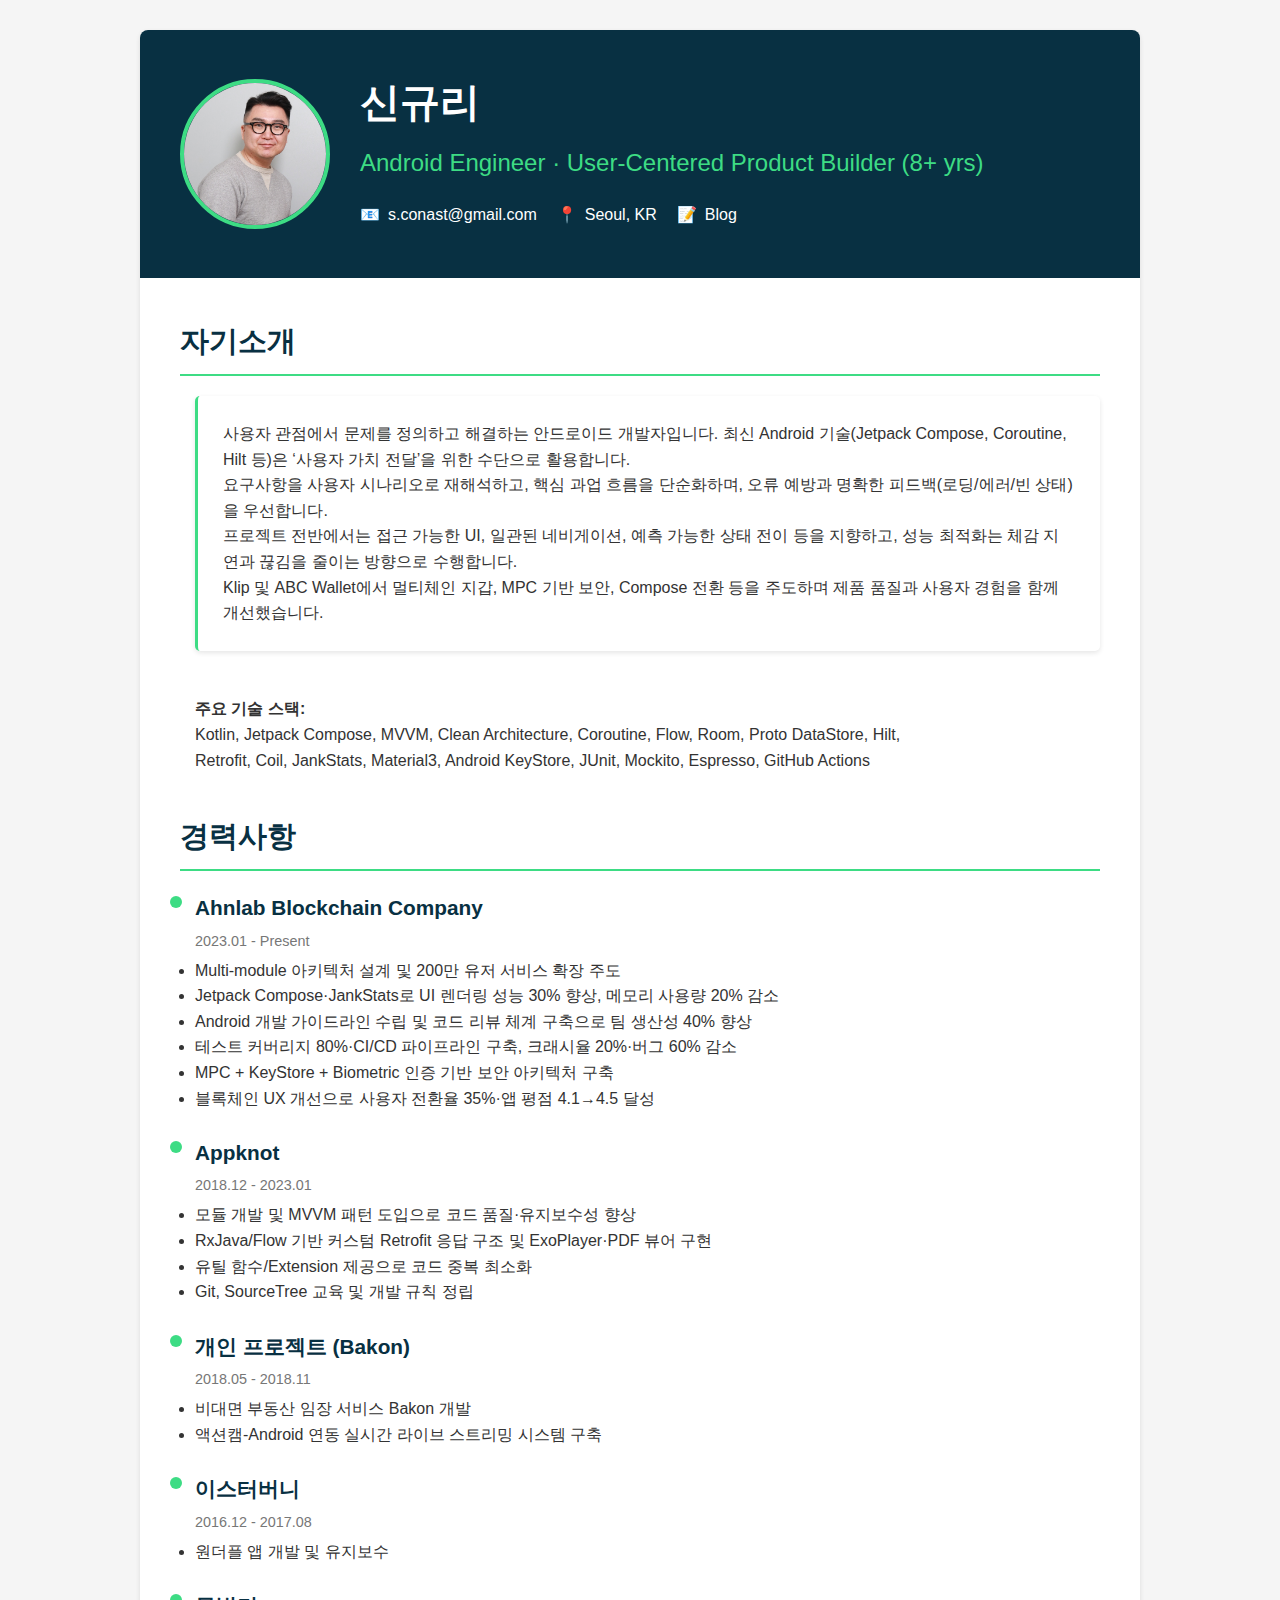
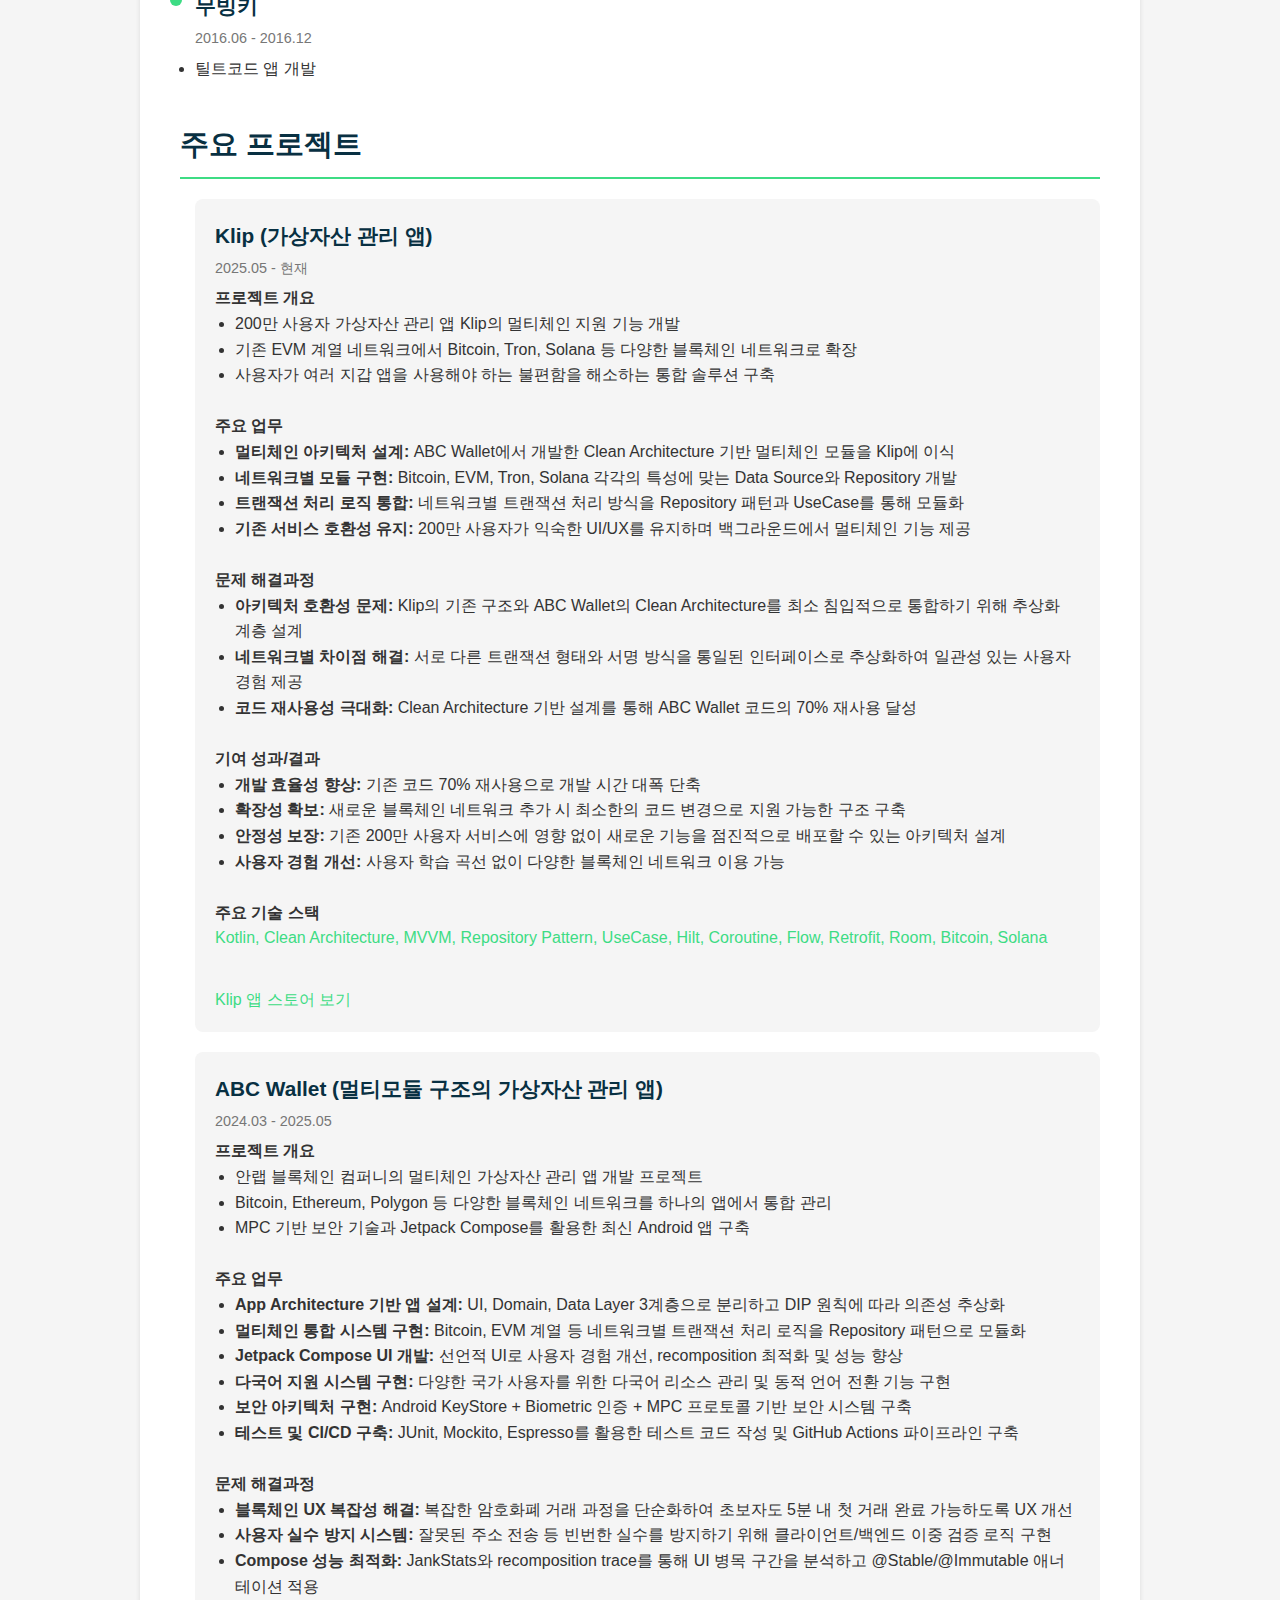
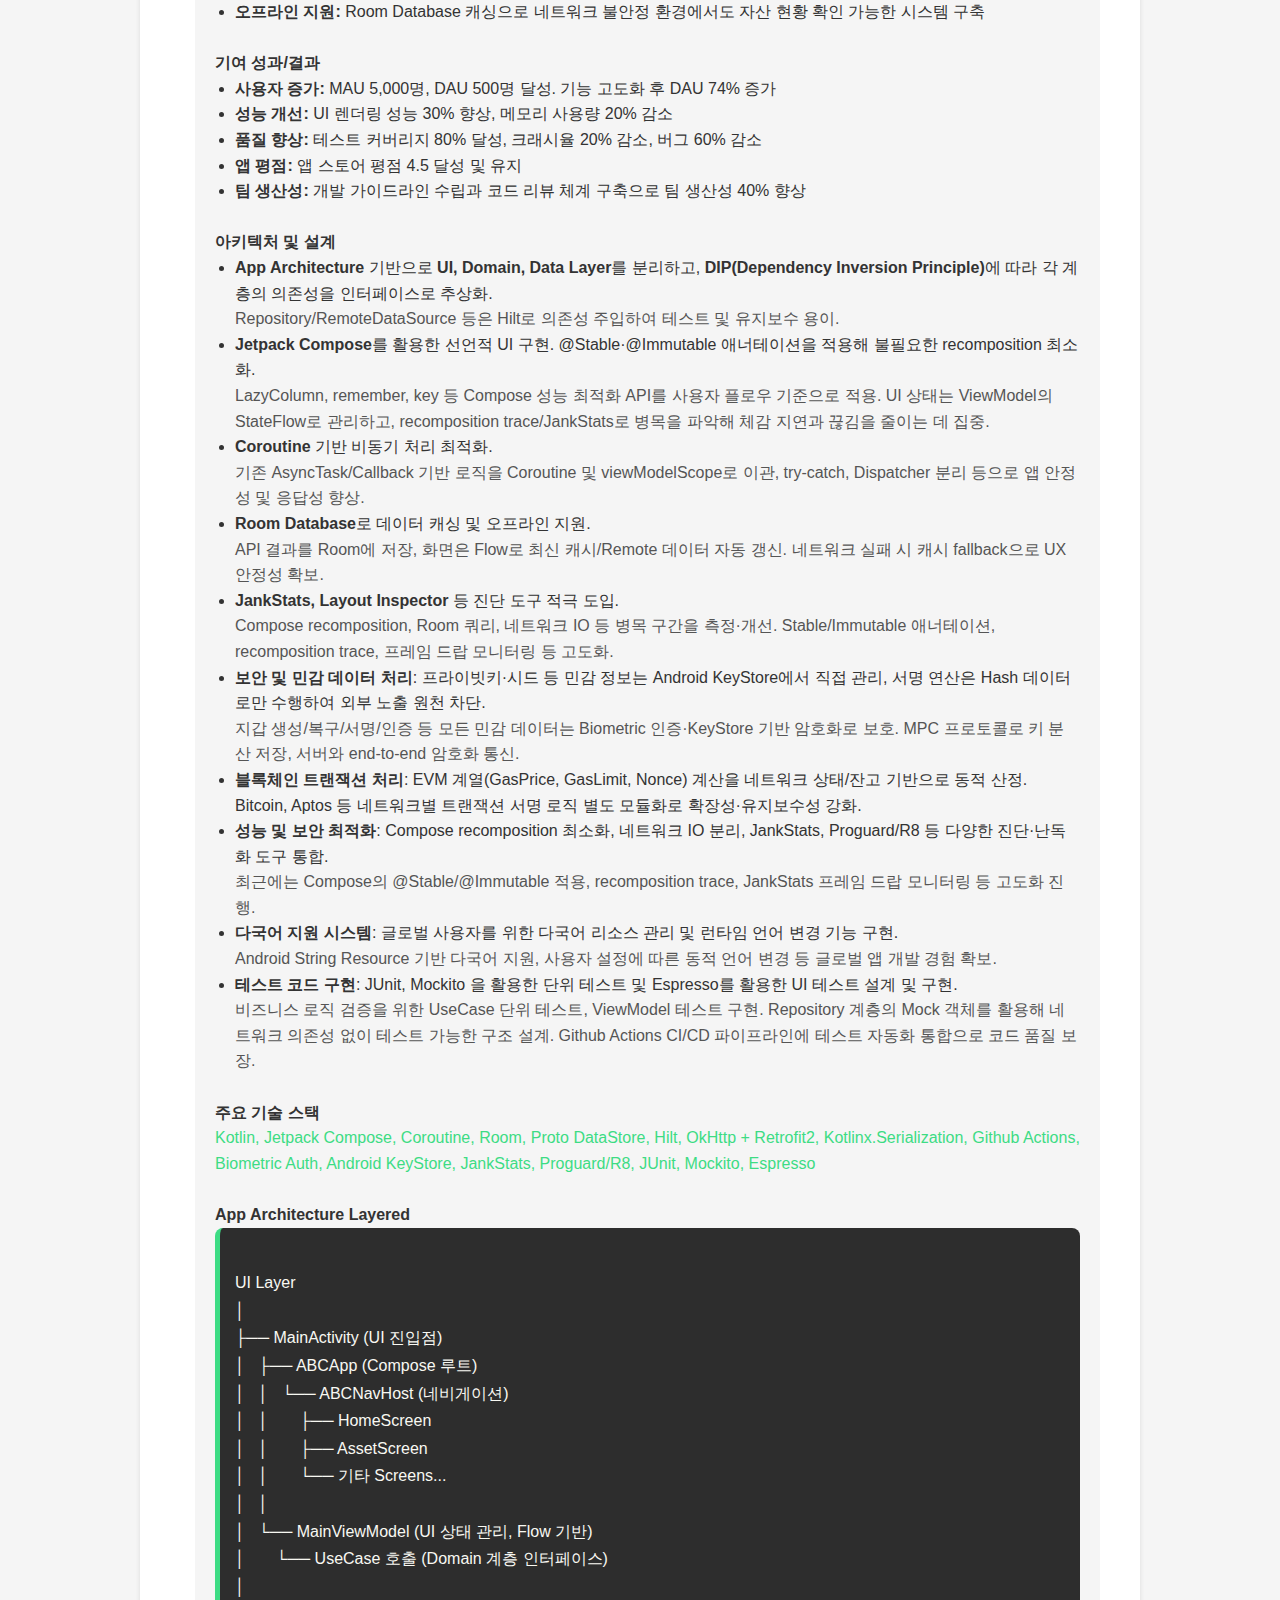
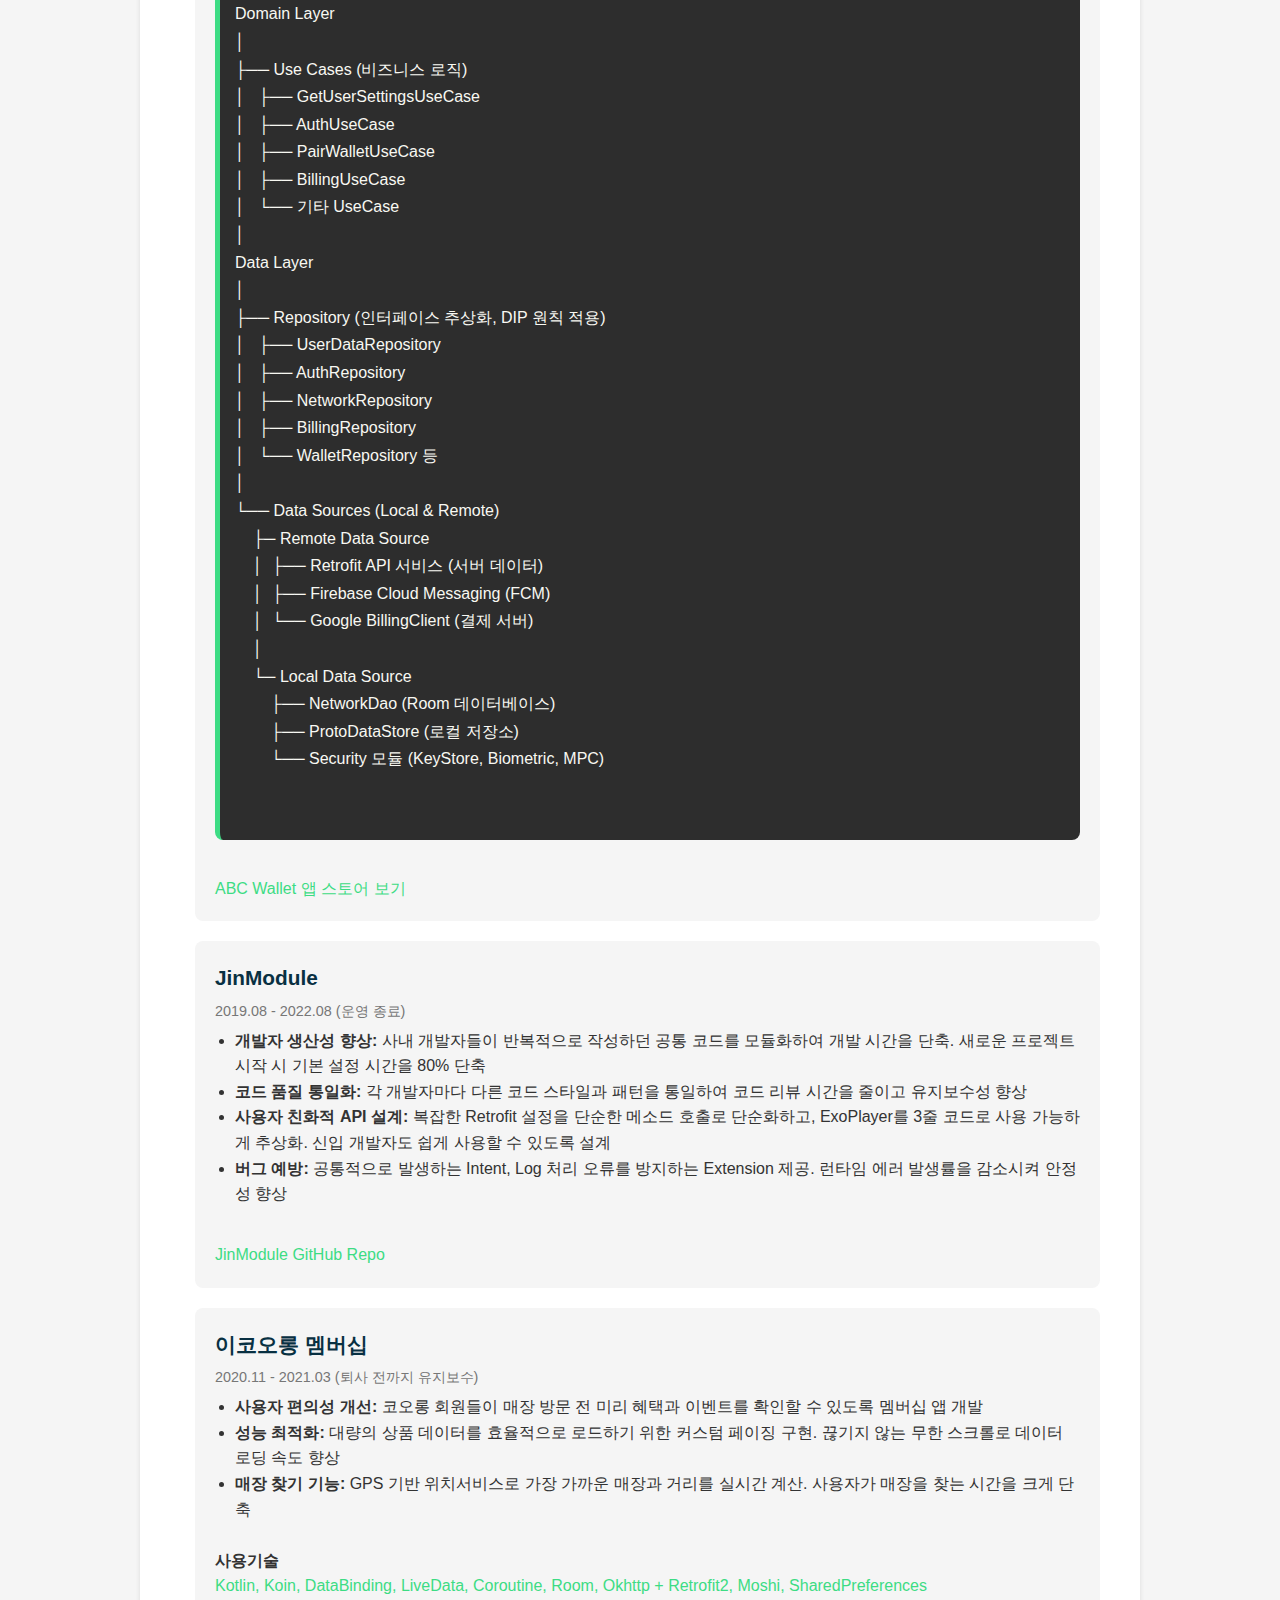
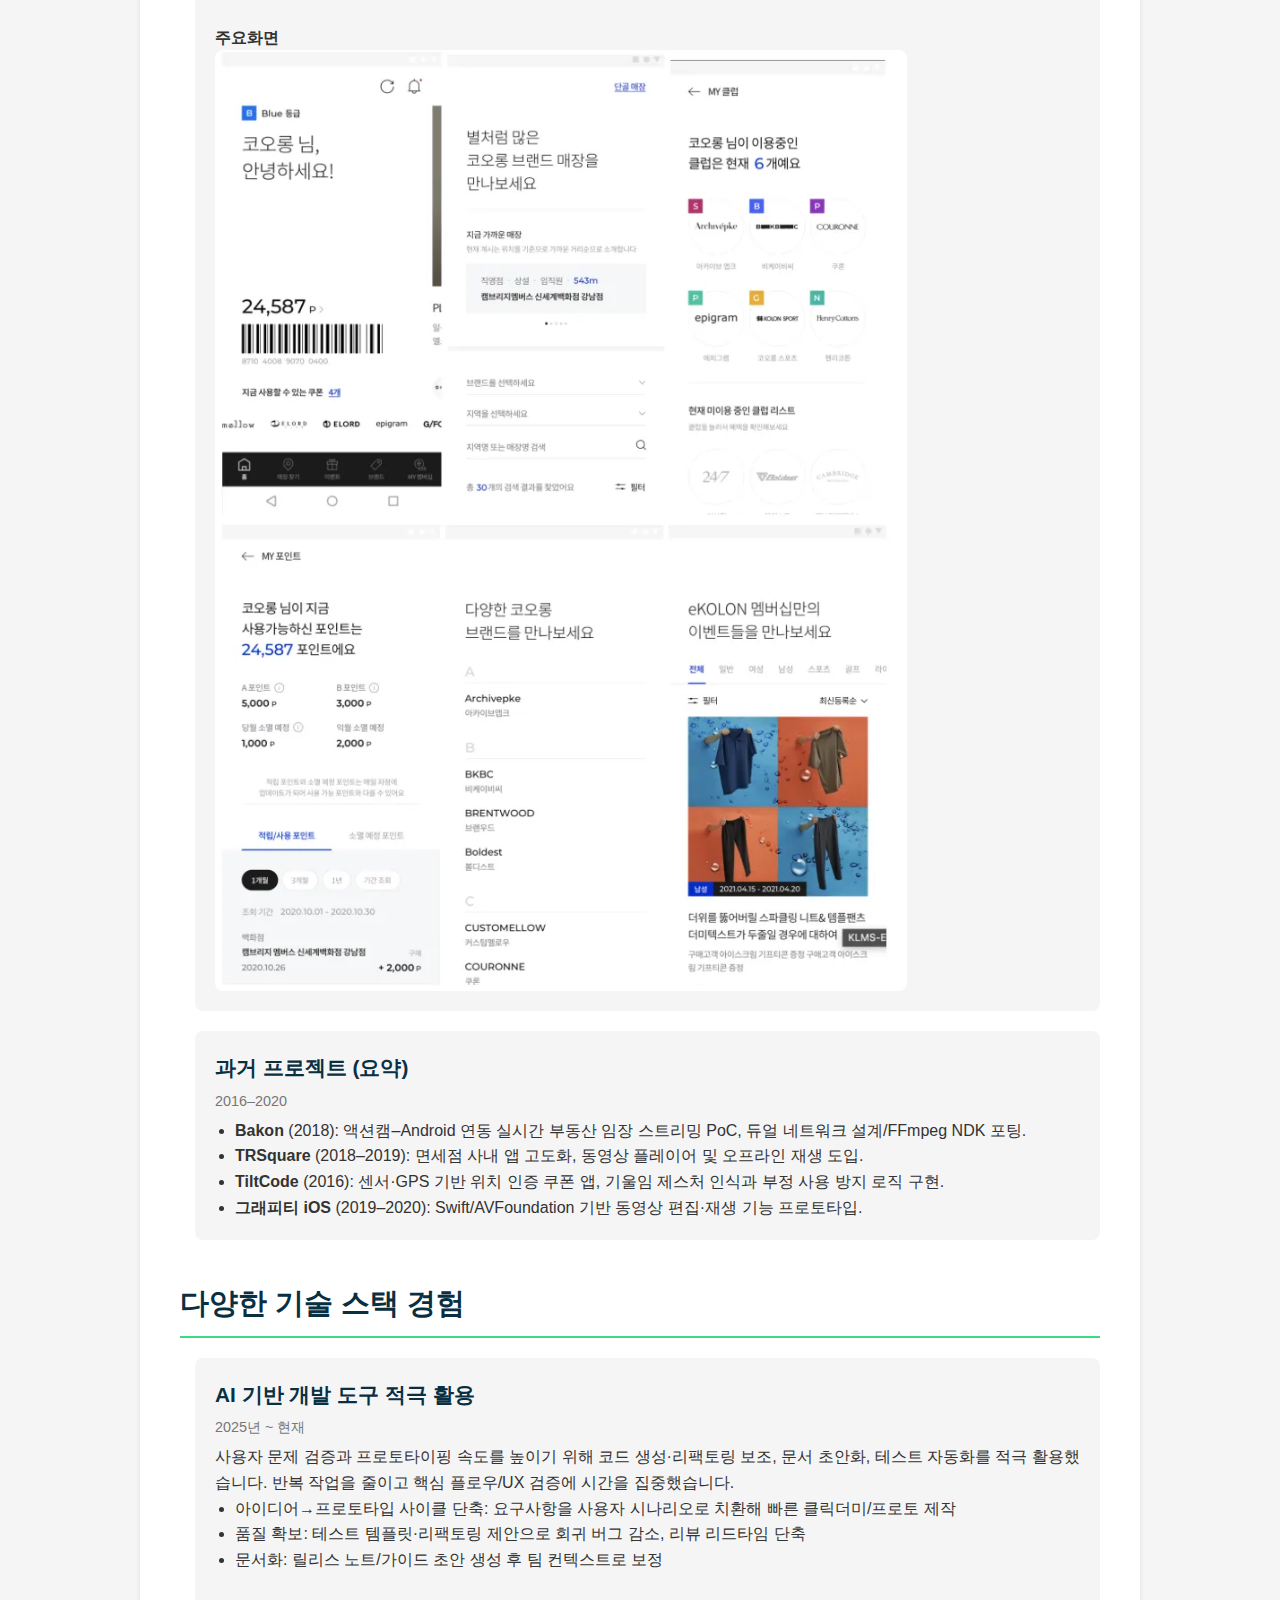
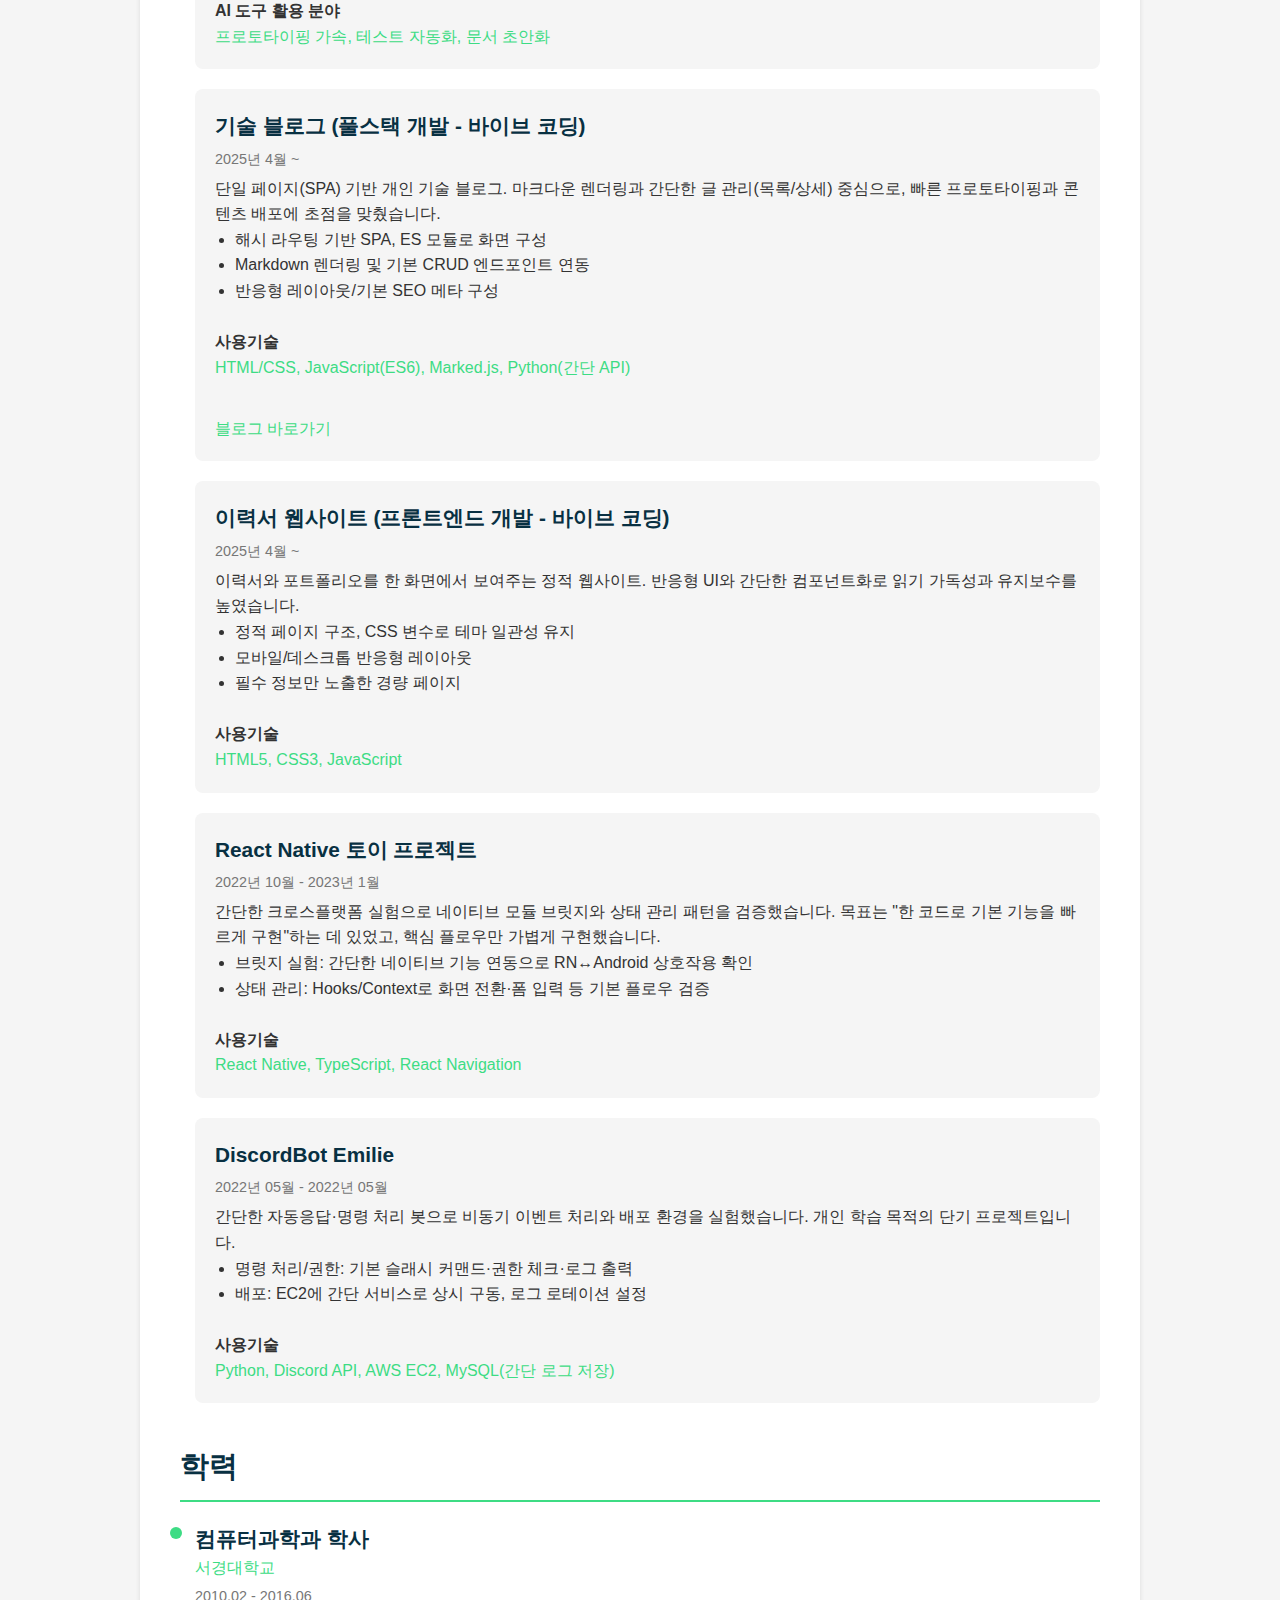
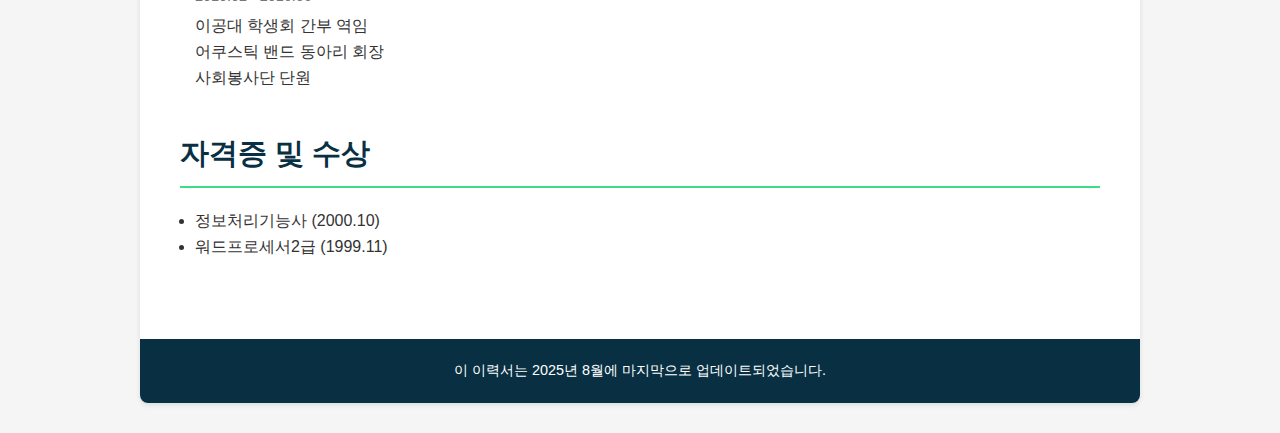
<file: resume.html>
<!DOCTYPE html>
<html lang="ko">
<head>
    <meta charset="UTF-8">
    <meta name="viewport" content="width=device-width, initial-scale=1.0">
    <title>안드로이드 개발자 신규리 이력서</title>
    <style>
        :root {
            --primary-color: #3DDC84; /* 안드로이드 녹색 */
            --secondary-color: #083042;
            --light-gray: #f5f5f5;
            --dark-gray: #333;
            --box-shadow: 0 2px 5px rgba(0, 0, 0, 0.1);
        }

        * {
            margin: 0;
            padding: 0;
            box-sizing: border-box;
            font-family: 'Roboto', 'Noto Sans KR', sans-serif;
        }

        body {
            background-color: var(--light-gray);
            color: var(--dark-gray);
            line-height: 1.6;
        }

        .container {
            max-width: 1000px;
            margin: 30px auto;
            background-color: white;
            border-radius: 8px;
            box-shadow: var(--box-shadow);
            overflow: hidden;
        }

        header {
            background-color: var(--secondary-color);
            color: white;
            padding: 40px;
            position: relative;
        }

        .header-content {
            display: flex;
            align-items: center;
            justify-content: space-between;
        }

        .profile-img {
            width: 150px;
            height: 150px;
            border-radius: 50%;
            border: 4px solid var(--primary-color);
            object-fit: cover;
        }

        .name-title {
            flex-grow: 1;
            padding-left: 30px;
        }

        h1 {
            font-size: 2.5em;
            margin-bottom: 10px;
        }

        .title {
            font-size: 1.5em;
            color: var(--primary-color);
        }

        .contact-info {
            margin-top: 20px;
            display: flex;
            flex-wrap: wrap;
        }

        .contact-item {
            display: flex;
            align-items: center;
            margin-right: 20px;
            margin-bottom: 10px;
        }

        .contact-icon {
            margin-right: 8px;
            color: var(--primary-color);
        }

        main {
            padding: 40px;
        }

        section {
            margin-bottom: 40px;
        }

        h2 {
            color: var(--secondary-color);
            border-bottom: 2px solid var(--primary-color);
            padding-bottom: 10px;
            margin-bottom: 20px;
            font-size: 1.8em;
        }

        .section-content {
            padding-left: 15px;
        }

        .about-me {
            background-color: white;
            box-shadow: var(--box-shadow);
            padding: 25px;
            border-radius: 5px;
            border-left: 3px solid var(--primary-color);
            margin-bottom: 20px;
        }

        .experience-item, .education-item, .project-item {
            margin-bottom: 25px;
            position: relative;
        }

        .sub-list {
            padding-left: 20px;
        }

        .timeline-dot {
            position: absolute;
            left: -25px;
            top: 5px;
            width: 12px;
            height: 12px;
            background-color: var(--primary-color);
            border-radius: 50%;
        }

        .job-title, .degree, .project-name {
            font-size: 1.3em;
            font-weight: bold;
            color: var(--secondary-color);
        }

        .company, .school, .project-tech {
            font-weight: 500;
            color: var(--primary-color);
        }

        .date {
            color: #777;
            font-size: 0.9em;
            margin: 5px 0;
        }

        .skills-container {
            display: flex;
            flex-wrap: wrap;
            gap: 15px;
        }

        .skill-category {
            flex: 1;
            min-width: 200px;
        }

        .skill-category h3 {
            color: var(--secondary-color);
            margin-bottom: 10px;
        }

        .skill-item {
            background-color: var(--light-gray);
            padding: 8px 15px;
            border-radius: 20px;
            margin: 5px;
            display: inline-block;
            font-size: 0.9em;
        }

        .skill-highlight {
            background-color: rgba(61, 220, 132, 0.2);
            border: 1px solid var(--primary-color);
        }

        .project-item {
            background-color: var(--light-gray);
            padding: 20px;
            border-radius: 8px;
            margin-bottom: 20px;
        }

        .project-links {
            margin-top: 10px;
        }

        .project-link {
            display: inline-block;
            margin-right: 15px;
            color: var(--primary-color);
            text-decoration: none;
            font-weight: 500;
        }

        .project-link:hover {
            text-decoration: underline;
        }

        .code-block {
            background-color: #2d2d2d; /* 어두운 배경 */
            color: #f8f8f2; /* 밝은 글자 색상 */
            padding: 15px;
            border-radius: 8px;
            border-left: 5px solid var(--primary-color);
            font-family: 'Fira Code', 'Courier New', monospace;
            white-space: pre-wrap;
            overflow-x: auto;
        }

        footer {
            background-color: var(--secondary-color);
            color: white;
            text-align: center;
            padding: 20px;
            font-size: 0.9em;
        }

        @media (max-width: 768px) {
            .header-content {
                flex-direction: column;
                text-align: center;
            }

            .name-title {
                padding: 20px 0 0 0;
            }

            .contact-info {
                justify-content: center;
            }
        }

        img {
            max-width: 100%;
            height: auto;
            display: block;
            margin: 0;
        }

        .project-item img {
            max-width: 80%;
            height: auto;
            border-radius: 8px;
            margin: 0;
        }
    </style>
</head>
<body>
<div class="container">
    <header>
        <div class="header-content">
            <img src="/asset/IMG_0032.JPG" alt="프로필 사진" class="profile-img">
            <div class="name-title">
                <h1>신규리</h1>
                <div class="title">Android Engineer · User-Centered Product Builder (8+ yrs)</div>
                <div class="contact-info">
                    <div class="contact-item">
                        <span class="contact-icon">📧</span>
                        <span>s.conast@gmail.com</span>
                    </div>
                    <div class="contact-item">
                        <span class="contact-icon">📍</span>
                        <span>Seoul, KR</span>
                    </div>
                    <div class="contact-item">
                        <span class="contact-icon">📝</span>
                        <a href="/blog/index.html" style="color: white; text-decoration: none;">Blog</a>
                    </div>
                </div>
            </div>
        </div>
    </header>

    <main>
        <section>
            <h2>자기소개</h2>
            <div class="section-content">
                <p class="about-me">
사용자 관점에서 문제를 정의하고 해결하는 안드로이드 개발자입니다. 최신 Android 기술(Jetpack Compose, Coroutine, Hilt 등)은 ‘사용자 가치 전달’을 위한 수단으로 활용합니다.<br>
요구사항을 사용자 시나리오로 재해석하고, 핵심 과업 흐름을 단순화하며, 오류 예방과 명확한 피드백(로딩/에러/빈 상태)을 우선합니다.<br>
프로젝트 전반에서는 접근 가능한 UI, 일관된 네비게이션, 예측 가능한 상태 전이 등을 지향하고, 성능 최적화는 체감 지연과 끊김을 줄이는 방향으로 수행합니다.<br>
Klip 및 ABC Wallet에서 멀티체인 지갑, MPC 기반 보안, Compose 전환 등을 주도하며 제품 품질과 사용자 경험을 함께 개선했습니다.
                </p>
                <br>
                <p><strong>주요 기술 스택:</strong><br>
                Kotlin, Jetpack Compose, MVVM, Clean Architecture, Coroutine, Flow, Room, Proto DataStore, Hilt,<br>
                Retrofit, Coil, JankStats, Material3, Android KeyStore, JUnit, Mockito, Espresso, GitHub Actions
                </p>
            </div>
        </section>

        <section>
            <h2>경력사항</h2>
            <div class="section-content">
                <div class="experience-item">
                    <div class="timeline-dot"></div>
                    <div class="job-title">Ahnlab Blockchain Company</div>
                    <div class="date">2023.01 - Present</div>
                    <ul>
                        <li>Multi-module 아키텍처 설계 및 200만 유저 서비스 확장 주도</li>
                        <li>Jetpack Compose·JankStats로 UI 렌더링 성능 30% 향상, 메모리 사용량 20% 감소</li>
                        <li>Android 개발 가이드라인 수립 및 코드 리뷰 체계 구축으로 팀 생산성 40% 향상</li>
                        <li>테스트 커버리지 80%·CI/CD 파이프라인 구축, 크래시율 20%·버그 60% 감소</li>
                        <li>MPC + KeyStore + Biometric 인증 기반 보안 아키텍처 구축</li>
                        <li>블록체인 UX 개선으로 사용자 전환율 35%·앱 평점 4.1→4.5 달성</li>
                    </ul>
                </div>

                <div class="experience-item">
                    <div class="timeline-dot"></div>
                    <div class="job-title">Appknot</div>
                    <div class="date">2018.12 - 2023.01</div>
                    <ul>
                        <li>모듈 개발 및 MVVM 패턴 도입으로 코드 품질·유지보수성 향상</li>
                        <li>RxJava/Flow 기반 커스텀 Retrofit 응답 구조 및 ExoPlayer·PDF 뷰어 구현</li>
                        <li>유틸 함수/Extension 제공으로 코드 중복 최소화</li>
                        <li>Git, SourceTree 교육 및 개발 규칙 정립</li>
                    </ul>
                </div>

                <div class="experience-item">
                    <div class="timeline-dot"></div>
                    <div class="job-title">개인 프로젝트 (Bakon)</div>
                    <div class="date">2018.05 - 2018.11</div>
                    <ul>
                        <li>비대면 부동산 임장 서비스 Bakon 개발</li>
                        <li>액션캠-Android 연동 실시간 라이브 스트리밍 시스템 구축</li>
                    </ul>
                </div>

                <div class="experience-item">
                    <div class="timeline-dot"></div>
                    <div class="job-title">이스터버니</div>
                    <div class="date">2016.12 - 2017.08</div>
                    <ul>
                        <li>원더플 앱 개발 및 유지보수</li>
                    </ul>
                </div>
                <div class="experience-item">
                    <div class="timeline-dot"></div>
                    <div class="job-title">무빙키</div>
                    <div class="date">2016.06 - 2016.12</div>
                    <ul>
                        <li>틸트코드 앱 개발</li>
                    </ul>
                </div>
            </div>
        </section>

        <section>
            <h2>주요 프로젝트</h2>
            <div class="section-content">
                <div class="project-item">
                    <div class="project-name">Klip (가상자산 관리 앱)</div>
                    <div class="date">2025.05 - 현재</div>

                    <h4><strong>프로젝트 개요</strong></h4>
                    <ul class="sub-list">
                        <li>200만 사용자 가상자산 관리 앱 Klip의 멀티체인 지원 기능 개발</li>
                        <li>기존 EVM 계열 네트워크에서 Bitcoin, Tron, Solana 등 다양한 블록체인 네트워크로 확장</li>
                        <li>사용자가 여러 지갑 앱을 사용해야 하는 불편함을 해소하는 통합 솔루션 구축</li>
                    </ul>
                    <br>
                    <h4><strong>주요 업무</strong></h4>
                    <ul class="sub-list">
                        <li><strong>멀티체인 아키텍처 설계:</strong> ABC Wallet에서 개발한 Clean Architecture 기반 멀티체인 모듈을 Klip에 이식</li>
                        <li><strong>네트워크별 모듈 구현:</strong> Bitcoin, EVM, Tron, Solana 각각의 특성에 맞는 Data Source와 Repository 개발</li>
                        <li><strong>트랜잭션 처리 로직 통합:</strong> 네트워크별 트랜잭션 처리 방식을 Repository 패턴과 UseCase를 통해 모듈화</li>
                        <li><strong>기존 서비스 호환성 유지:</strong> 200만 사용자가 익숙한 UI/UX를 유지하며 백그라운드에서 멀티체인 기능 제공</li>
                    </ul>
                    <br>
                    <h4><strong>문제 해결과정</strong></h4>
                    <ul class="sub-list">
                        <li><strong>아키텍처 호환성 문제:</strong> Klip의 기존 구조와 ABC Wallet의 Clean Architecture를 최소 침입적으로 통합하기 위해 추상화 계층 설계</li>
                        <li><strong>네트워크별 차이점 해결:</strong> 서로 다른 트랜잭션 형태와 서명 방식을 통일된 인터페이스로 추상화하여 일관성 있는 사용자 경험 제공</li>
                        <li><strong>코드 재사용성 극대화:</strong> Clean Architecture 기반 설계를 통해 ABC Wallet 코드의 70% 재사용 달성</li>
                    </ul>
                    <br>
                    <h4><strong>기여 성과/결과</strong></h4>
                    <ul class="sub-list">
                        <li><strong>개발 효율성 향상:</strong> 기존 코드 70% 재사용으로 개발 시간 대폭 단축</li>
                        <li><strong>확장성 확보:</strong> 새로운 블록체인 네트워크 추가 시 최소한의 코드 변경으로 지원 가능한 구조 구축</li>
                        <li><strong>안정성 보장:</strong> 기존 200만 사용자 서비스에 영향 없이 새로운 기능을 점진적으로 배포할 수 있는 아키텍처 설계</li>
                        <li><strong>사용자 경험 개선:</strong> 사용자 학습 곡선 없이 다양한 블록체인 네트워크 이용 가능</li>
                    </ul>
                    <br>
                    <b>주요 기술 스택</b>
                    <div class="project-tech">
                        Kotlin, Clean Architecture, MVVM, Repository Pattern, UseCase, Hilt, Coroutine, Flow, Retrofit, Room, Bitcoin, Solana
                    </div>
                    <br>
                    <div class="project-links">
                        <a href="https://play.google.com/store/apps/details?id=com.klipwallet.app" class="project-link">Klip 앱 스토어 보기</a>
                    </div>
                </div>

                <div class="project-item">
                    <div class="project-name">ABC Wallet (멀티모듈 구조의 가상자산 관리 앱)</div>
                    <div class="date">2024.03 - 2025.05</div>

                    <h4><strong>프로젝트 개요</strong></h4>
                    <ul class="sub-list">
                        <li>안랩 블록체인 컴퍼니의 멀티체인 가상자산 관리 앱 개발 프로젝트</li>
                        <li>Bitcoin, Ethereum, Polygon 등 다양한 블록체인 네트워크를 하나의 앱에서 통합 관리</li>
                        <li>MPC 기반 보안 기술과 Jetpack Compose를 활용한 최신 Android 앱 구축</li>
                    </ul>
                    <br>
                    <h4><strong>주요 업무</strong></h4>
                    <ul class="sub-list">
                        <li><strong>App Architecture 기반 앱 설계:</strong> UI, Domain, Data Layer 3계층으로 분리하고 DIP 원칙에 따라 의존성 추상화</li>
                        <li><strong>멀티체인 통합 시스템 구현:</strong> Bitcoin, EVM 계열 등 네트워크별 트랜잭션 처리 로직을 Repository 패턴으로 모듈화</li>
                        <li><strong>Jetpack Compose UI 개발:</strong> 선언적 UI로 사용자 경험 개선, recomposition 최적화 및 성능 향상</li>
                        <li><strong>다국어 지원 시스템 구현:</strong> 다양한 국가 사용자를 위한 다국어 리소스 관리 및 동적 언어 전환 기능 구현</li>
                        <li><strong>보안 아키텍처 구현:</strong> Android KeyStore + Biometric 인증 + MPC 프로토콜 기반 보안 시스템 구축</li>
                        <li><strong>테스트 및 CI/CD 구축:</strong> JUnit, Mockito, Espresso를 활용한 테스트 코드 작성 및 GitHub Actions 파이프라인 구축</li>
                    </ul>
                    <br>
                    <h4><strong>문제 해결과정</strong></h4>
                    <ul class="sub-list">
                        <li><strong>블록체인 UX 복잡성 해결:</strong> 복잡한 암호화폐 거래 과정을 단순화하여 초보자도 5분 내 첫 거래 완료 가능하도록 UX 개선</li>
                        <li><strong>사용자 실수 방지 시스템:</strong> 잘못된 주소 전송 등 빈번한 실수를 방지하기 위해 클라이언트/백엔드 이중 검증 로직 구현</li>
                        <li><strong>Compose 성능 최적화:</strong> JankStats와 recomposition trace를 통해 UI 병목 구간을 분석하고 @Stable/@Immutable 애너테이션 적용</li>
                        <li><strong>오프라인 지원:</strong> Room Database 캐싱으로 네트워크 불안정 환경에서도 자산 현황 확인 가능한 시스템 구축</li>
                    </ul>
                    <br>
                    <h4><strong>기여 성과/결과</strong></h4>
                    <ul class="sub-list">
                        <li><strong>사용자 증가:</strong> MAU 5,000명, DAU 500명 달성. 기능 고도화 후 DAU 74% 증가</li>
                        <li><strong>성능 개선:</strong> UI 렌더링 성능 30% 향상, 메모리 사용량 20% 감소</li>
                        <li><strong>품질 향상:</strong> 테스트 커버리지 80% 달성, 크래시율 20% 감소, 버그 60% 감소</li>
                        <li><strong>앱 평점:</strong> 앱 스토어 평점 4.5 달성 및 유지</li>
                        <li><strong>팀 생산성:</strong> 개발 가이드라인 수립과 코드 리뷰 체계 구축으로 팀 생산성 40% 향상</li>
                    </ul>
                    <br>
                    <b>아키텍처 및 설계</b>
                    <div>
                        <ul class="sub-list">
                            <li>
                                <strong>App Architecture</strong> 기반으로 <strong>UI, Domain, Data Layer</strong>를 분리하고, <strong>DIP(Dependency Inversion Principle)</strong>에 따라 각 계층의 의존성을 인터페이스로 추상화.<br>
                                <span style="color:#555;">Repository/RemoteDataSource 등은 Hilt로 의존성 주입하여 테스트 및 유지보수 용이.</span>
                            </li>
                            <li>
                                <strong>Jetpack Compose</strong>를 활용한 선언적 UI 구현. <code>@Stable</code>·<code>@Immutable</code> 애너테이션을 적용해 불필요한 recomposition 최소화.<br>
                                <span style="color:#555;">LazyColumn, remember, key 등 Compose 성능 최적화 API를 사용자 플로우 기준으로 적용. UI 상태는 ViewModel의 StateFlow로 관리하고, recomposition trace/JankStats로 병목을 파악해 체감 지연과 끊김을 줄이는 데 집중.</span>
                            </li>
                            <li>
                                <strong>Coroutine</strong> 기반 비동기 처리 최적화.<br>
                                <span style="color:#555;">기존 AsyncTask/Callback 기반 로직을 Coroutine 및 viewModelScope로 이관, try-catch, Dispatcher 분리 등으로 앱 안정성 및 응답성 향상.</span>
                            </li>
                            <li>
                                <strong>Room Database</strong>로 데이터 캐싱 및 오프라인 지원.<br>
                                <span style="color:#555;">API 결과를 Room에 저장, 화면은 Flow로 최신 캐시/Remote 데이터 자동 갱신. 네트워크 실패 시 캐시 fallback으로 UX 안정성 확보.</span>
                            </li>
                            <li>
                                <strong>JankStats, Layout Inspector</strong> 등 진단 도구 적극 도입.<br>
                                <span style="color:#555;">Compose recomposition, Room 쿼리, 네트워크 IO 등 병목 구간을 측정·개선. Stable/Immutable 애너테이션, recomposition trace, 프레임 드랍 모니터링 등 고도화.</span>
                            </li>
                            <li>
                                <strong>보안 및 민감 데이터 처리</strong>: 프라이빗키·시드 등 민감 정보는 Android KeyStore에서 직접 관리, 서명 연산은 Hash 데이터로만 수행하여 외부 노출 원천 차단.<br>
                                <span style="color:#555;">지갑 생성/복구/서명/인증 등 모든 민감 데이터는 Biometric 인증·KeyStore 기반 암호화로 보호. MPC 프로토콜로 키 분산 저장, 서버와 end-to-end 암호화 통신.</span>
                            </li>
                            <li>
                                <strong>블록체인 트랜잭션 처리</strong>: EVM 계열(GasPrice, GasLimit, Nonce) 계산을 네트워크 상태/잔고 기반으로 동적 산정. Bitcoin, Aptos 등 네트워크별 트랜잭션 서명 로직 별도 모듈화로 확장성·유지보수성 강화.<br>
                            </li>
                            <li>
                                <strong>성능 및 보안 최적화</strong>: Compose recomposition 최소화, 네트워크 IO 분리, JankStats, Proguard/R8 등 다양한 진단·난독화 도구 통합.<br>
                                <span style="color:#555;">최근에는 Compose의 @Stable/@Immutable 적용, recomposition trace, JankStats 프레임 드랍 모니터링 등 고도화 진행.</span>
                            </li>
                            <li>
                                <strong>다국어 지원 시스템</strong>: 글로벌 사용자를 위한 다국어 리소스 관리 및 런타임 언어 변경 기능 구현.<br>
                                <span style="color:#555;">Android String Resource 기반 다국어 지원, 사용자 설정에 따른 동적 언어 변경 등 글로벌 앱 개발 경험 확보.</span>
                            </li>
                            <li>
                                <strong>테스트 코드 구현</strong>: JUnit, Mockito 을 활용한 단위 테스트 및 Espresso를 활용한 UI 테스트 설계 및 구현.<br>
                                <span style="color:#555;">비즈니스 로직 검증을 위한 UseCase 단위 테스트, ViewModel 테스트 구현. Repository 계층의 Mock 객체를 활용해 네트워크 의존성 없이 테스트 가능한 구조 설계. Github Actions CI/CD 파이프라인에 테스트 자동화 통합으로 코드 품질 보장.</span>
                            </li>
                        </ul>
                    </div>
                    <br>
                    <b>주요 기술 스택</b>
                    <div class="project-tech">
                        Kotlin, Jetpack Compose, Coroutine, Room, Proto DataStore, Hilt, OkHttp + Retrofit2, Kotlinx.Serialization, Github Actions, Biometric Auth, Android KeyStore, JankStats, Proguard/R8, JUnit, Mockito, Espresso
                    </div>
                    <br>
                    <b>App Architecture Layered</b>
                    <pre class="code-block">
<code>
UI Layer
│
├── MainActivity (UI 진입점)
│   ├── ABCApp (Compose 루트)
│   │   └── ABCNavHost (네비게이션)
│   │       ├── HomeScreen
│   │       ├── AssetScreen
│   │       └── 기타 Screens...
│   │
│   └── MainViewModel (UI 상태 관리, Flow 기반)
│       └── UseCase 호출 (Domain 계층 인터페이스)
│
Domain Layer
│
├── Use Cases (비즈니스 로직)
│   ├── GetUserSettingsUseCase
│   ├── AuthUseCase
│   ├── PairWalletUseCase
│   ├── BillingUseCase
│   └── 기타 UseCase
│
Data Layer
│
├── Repository (인터페이스 추상화, DIP 원칙 적용)
│   ├── UserDataRepository
│   ├── AuthRepository
│   ├── NetworkRepository
│   ├── BillingRepository
│   └── WalletRepository 등
│
└── Data Sources (Local & Remote)
    ├─ Remote Data Source
    │  ├── Retrofit API 서비스 (서버 데이터)
    │  ├── Firebase Cloud Messaging (FCM)
    │  └── Google BillingClient (결제 서버)
    │
    └─ Local Data Source
        ├── NetworkDao (Room 데이터베이스)
        ├── ProtoDataStore (로컬 저장소)
        └── Security 모듈 (KeyStore, Biometric, MPC)
</code>
                    </pre>
                    <br>
                    <div class="project-links">
                        <a href="https://play.google.com/store/apps/details?id=io.myabcwallet.mpc" class="project-link">ABC Wallet 앱 스토어 보기</a>
                    </div>
                </div>

                <div class="project-item">
                    <div class="project-name">JinModule</div>
                    <div class="date">2019.08 - 2022.08 (운영 종료)</div>
                    <ul class="sub-list">
                        <li><strong>개발자 생산성 향상:</strong> 사내 개발자들이 반복적으로 작성하던 공통 코드를 모듈화하여 개발 시간을 단축. 새로운 프로젝트 시작 시 기본 설정 시간을 80% 단축</li>
                        <li><strong>코드 품질 통일화:</strong> 각 개발자마다 다른 코드 스타일과 패턴을 통일하여 코드 리뷰 시간을 줄이고 유지보수성 향상</li>
                        <li><strong>사용자 친화적 API 설계:</strong> 복잡한 Retrofit 설정을 단순한 메소드 호출로 단순화하고, ExoPlayer를 3줄 코드로 사용 가능하게 추상화. 신입 개발자도 쉽게 사용할 수 있도록 설계</li>
                        <li><strong>버그 예방:</strong> 공통적으로 발생하는 Intent, Log 처리 오류를 방지하는 Extension 제공. 런타임 에러 발생률을 감소시켜 안정성 향상</li>
                    </ul>
                    <br>
                    <div class="project-links">
                        <a href="https://github.com/jin-sin/JinModule" class="project-link">JinModule GitHub Repo</a>
                    </div>
                </div>

                <div class="project-item">
                    <div class="project-name">이코오롱 멤버십</div>
                    <div class="date">2020.11 - 2021.03 (퇴사 전까지 유지보수)</div>
                    <ul class="sub-list">
                        <li><strong>사용자 편의성 개선:</strong> 코오롱 회원들이 매장 방문 전 미리 혜택과 이벤트를 확인할 수 있도록 멤버십 앱 개발</li>
                        <li><strong>성능 최적화:</strong> 대량의 상품 데이터를 효율적으로 로드하기 위한 커스텀 페이징 구현. 끊기지 않는 무한 스크롤로 데이터 로딩 속도 향상</li>
                        <li><strong>매장 찾기 기능:</strong> GPS 기반 위치서비스로 가장 가까운 매장과 거리를 실시간 계산. 사용자가 매장을 찾는 시간을 크게 단축</li>
                    </ul>
                    <br>
                    <b>사용기술</b>
                    <div class="project-tech">Kotlin, Koin, DataBinding, LiveData, Coroutine, Room, Okhttp + Retrofit2,
                        Moshi, SharedPreferences
                    </div>
                    <br>
                    <b>주요화면</b>
                    <br>
                    <img src="asset/ekolonscreen.webp">
                </div>

                <div class="project-item">
                  <div class="project-name">과거 프로젝트 (요약)</div>
                  <div class="date">2016–2020</div>
                  <ul class="sub-list">
                    <li><strong>Bakon</strong> (2018): 액션캠–Android 연동 실시간 부동산 임장 스트리밍 PoC, 듀얼 네트워크 설계/FFmpeg NDK 포팅.</li>
                    <li><strong>TRSquare</strong> (2018–2019): 면세점 사내 앱 고도화, 동영상 플레이어 및 오프라인 재생 도입.</li>
                    <li><strong>TiltCode</strong> (2016): 센서·GPS 기반 위치 인증 쿠폰 앱, 기울임 제스처 인식과 부정 사용 방지 로직 구현.</li>
                    <li><strong>그래피티 iOS</strong> (2019–2020): Swift/AVFoundation 기반 동영상 편집·재생 기능 프로토타입.</li>
                  </ul>
                </div>
            </div>
        </section>

        <section>
            <h2>다양한 기술 스택 경험</h2>
            <div class="section-content">
                <div class="project-item">
                    <div class="project-name">AI 기반 개발 도구 적극 활용</div>
                    <div class="date">2025년 ~ 현재</div>
                    <p class="sub-list" style="padding-left:0; margin:0;">
                        사용자 문제 검증과 프로토타이핑 속도를 높이기 위해 코드 생성·리팩토링 보조, 문서 초안화, 테스트 자동화를 적극 활용했습니다. 반복 작업을 줄이고 핵심 플로우/UX 검증에 시간을 집중했습니다.
                    </p>
                    <ul class="sub-list">
                        <li>아이디어→프로토타입 사이클 단축: 요구사항을 사용자 시나리오로 치환해 빠른 클릭더미/프로토 제작</li>
                        <li>품질 확보: 테스트 템플릿·리팩토링 제안으로 회귀 버그 감소, 리뷰 리드타임 단축</li>
                        <li>문서화: 릴리스 노트/가이드 초안 생성 후 팀 컨텍스트로 보정</li>
                    </ul>
                    <br>
                    <b>AI 도구 활용 분야</b>
                    <div class="project-tech">프로토타이핑 가속, 테스트 자동화, 문서 초안화</div>
                </div>

                <div class="project-item">
                    <div class="project-name">기술 블로그 (풀스택 개발 - 바이브 코딩)</div>
                    <div class="date">2025년 4월 ~</div>
                    <p class="sub-list" style="padding-left:0; margin:0;">
                      단일 페이지(SPA) 기반 개인 기술 블로그. 마크다운 렌더링과 간단한 글 관리(목록/상세) 중심으로, 빠른 프로토타이핑과 콘텐츠 배포에 초점을 맞췄습니다.
                    </p>
                    <ul class="sub-list">
                      <li>해시 라우팅 기반 SPA, ES 모듈로 화면 구성</li>
                      <li>Markdown 렌더링 및 기본 CRUD 엔드포인트 연동</li>
                      <li>반응형 레이아웃/기본 SEO 메타 구성</li>
                    </ul>
                    <br>
                    <b>사용기술</b>
                    <div class="project-tech">HTML/CSS, JavaScript(ES6), Marked.js, Python(간단 API)</div>
                    <br>
                    <div class="project-links">
                        <a href="/blog/index.html" class="project-link">블로그 바로가기</a>
                    </div>
                </div>

                <div class="project-item">
                    <div class="project-name">이력서 웹사이트 (프론트엔드 개발 - 바이브 코딩)</div>
                    <div class="date">2025년 4월 ~</div>
                    <p class="sub-list" style="padding-left:0; margin:0;">
                      이력서와 포트폴리오를 한 화면에서 보여주는 정적 웹사이트. 반응형 UI와 간단한 컴포넌트화로 읽기 가독성과 유지보수를 높였습니다.
                    </p>
                    <ul class="sub-list">
                      <li>정적 페이지 구조, CSS 변수로 테마 일관성 유지</li>
                      <li>모바일/데스크톱 반응형 레이아웃</li>
                      <li>필수 정보만 노출한 경량 페이지</li>
                    </ul>
                    <br>
                    <b>사용기술</b>
                    <div class="project-tech">HTML5, CSS3, JavaScript</div>
                </div>
                <div class="project-item">
                    <div class="project-name">React Native 토이 프로젝트</div>
                    <div class="date">2022년 10월 - 2023년 1월</div>
                    <p class="sub-list" style="padding-left:0; margin:0;">
                      간단한 크로스플랫폼 실험으로 네이티브 모듈 브릿지와 상태 관리 패턴을 검증했습니다. 목표는 "한 코드로 기본 기능을 빠르게 구현"하는 데 있었고, 핵심 플로우만 가볍게 구현했습니다.
                    </p>
                    <ul class="sub-list">
                      <li>브릿지 실험: 간단한 네이티브 기능 연동으로 RN↔︎Android 상호작용 확인</li>
                      <li>상태 관리: Hooks/Context로 화면 전환·폼 입력 등 기본 플로우 검증</li>
                    </ul>
                    <br>
                    <b>사용기술</b>
                    <div class="project-tech">React Native, TypeScript, React Navigation</div>
                </div>
                <div class="project-item">
                    <div class="project-name">DiscordBot Emilie</div>
                    <div class="date">2022년 05월 - 2022년 05월</div>
                    <p class="sub-list" style="padding-left:0; margin:0;">
                      간단한 자동응답·명령 처리 봇으로 비동기 이벤트 처리와 배포 환경을 실험했습니다. 개인 학습 목적의 단기 프로젝트입니다.
                    </p>
                    <ul class="sub-list">
                      <li>명령 처리/권한: 기본 슬래시 커맨드·권한 체크·로그 출력</li>
                      <li>배포: EC2에 간단 서비스로 상시 구동, 로그 로테이션 설정</li>
                    </ul>
                    <br>
                    <b>사용기술</b>
                    <div class="project-tech">Python, Discord API, AWS EC2, MySQL(간단 로그 저장)</div>
                </div>
            </div>
        </section>

        <section>
            <h2>학력</h2>
            <div class="section-content">
                <div class="education-item">
                    <div class="timeline-dot"></div>
                    <div class="degree">컴퓨터과학과 학사</div>
                    <div class="school">서경대학교</div>
                    <div class="date">2010.02 - 2016.06</div>
                    <p>이공대 학생회 간부 역임</p>
                    <p>어쿠스틱 밴드 동아리 회장</p>
                    <p>사회봉사단 단원</p>
                </div>
            </div>
        </section>

        <section>
            <h2>자격증 및 수상</h2>
            <div class="section-content">
                <ul>
                    <li>정보처리기능사 (2000.10)</li>
                    <li>워드프로세서2급 (1999.11)</li>
                </ul>
            </div>
        </section>
    </main>

    <footer>
        <p>이 이력서는 2025년 8월에 마지막으로 업데이트되었습니다.</p>
    </footer>
</div>

<!-- Analytics disabled on public resume; enable only with consent -->
<!--
<script type="module">
    import {initializeApp} from "https://www.gstatic.com/firebasejs/11.6.0/firebase-app.js";
    import {getAnalytics, logEvent} from "https://www.gstatic.com/firebasejs/11.6.0/firebase-analytics.js";
    // Firebase 구성 (개인 프로젝트 정보로 교체 필요)
    const firebaseConfig = {
        apiKey: "AIzaSyAUnCLCv_fyPBVY-r6H8g8F6Fu_FtbUjg4",
        authDomain: "resume-ad60e.firebaseapp.com",
        projectId: "resume-ad60e",
        storageBucket: "resume-ad60e.firebasestorage.app",
        messagingSenderId: "660508256837",
        appId: "1:660508256837:web:ef39bb878aed3784bad12c",
        measurementId: "G-2Z4Y19XH4X"
    };

    // Initialize Firebase
    const app = initializeApp(firebaseConfig);
    const analytics = getAnalytics(app);

    // 방문 시간 측정
    const startTime = Date.now();

    window.addEventListener('beforeunload', () => {
        const duration = Date.now() - startTime;
        logEvent(analytics, 'visit_duration', {
            'duration_ms': duration / 1000
        });
        // analytics.logEvent('visit_duration', {
        //     duration_ms: duration
        // });
    });

    // 방문 이벤트
    logEvent(analytics, 'page_view');
</script>
-->
</body>
</html>
</file>
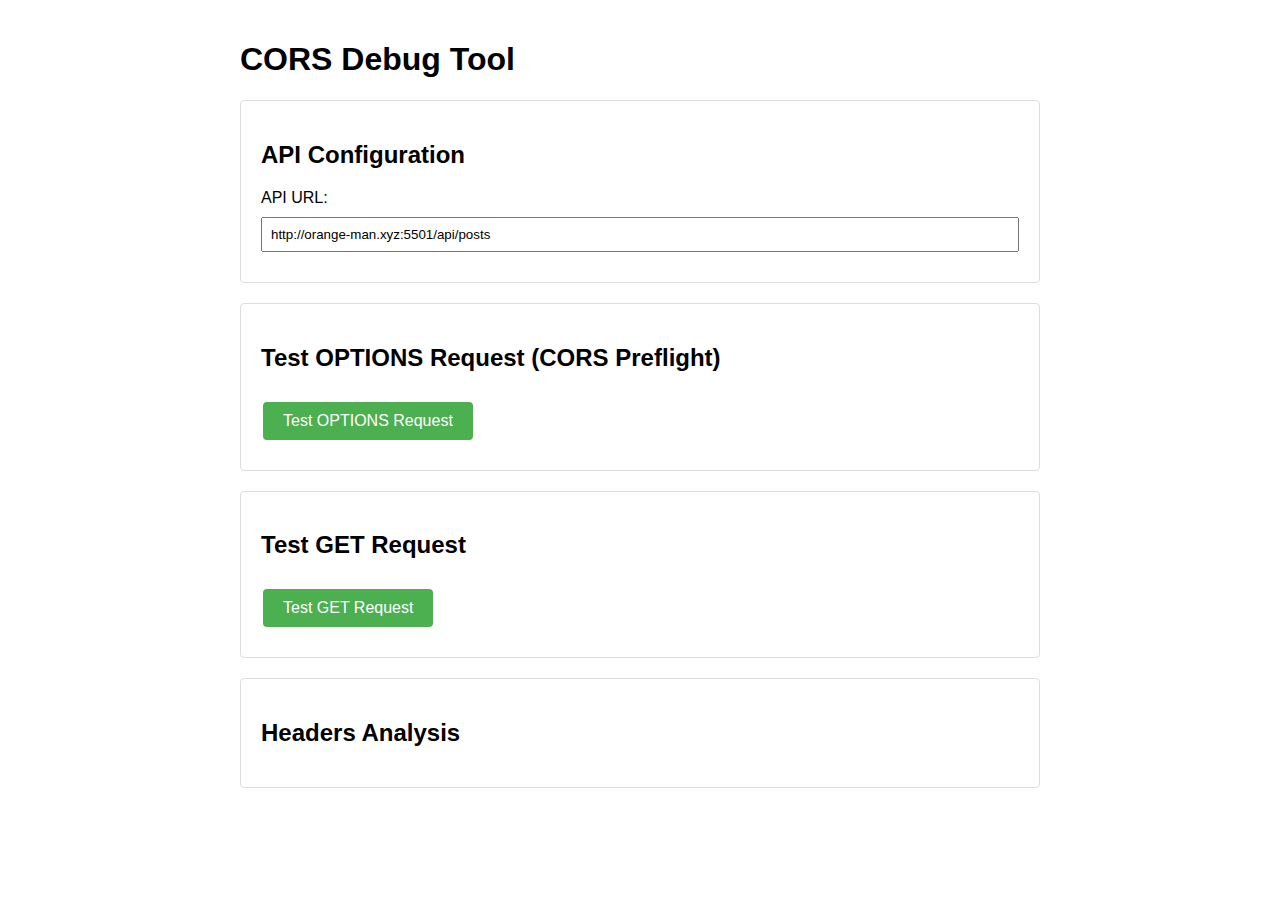
<file: blog/cors-debug.html>
<!DOCTYPE html>
<html lang="en">
<head>
    <meta charset="UTF-8">
    <meta name="viewport" content="width=device-width, initial-scale=1.0">
    <title>CORS Debug Tool</title>
    <style>
        body {
            font-family: Arial, sans-serif;
            max-width: 800px;
            margin: 0 auto;
            padding: 20px;
        }
        .card {
            border: 1px solid #ddd;
            border-radius: 4px;
            padding: 20px;
            margin-bottom: 20px;
        }
        button {
            background-color: #4CAF50;
            border: none;
            color: white;
            padding: 10px 20px;
            text-align: center;
            text-decoration: none;
            display: inline-block;
            font-size: 16px;
            margin: 10px 2px;
            cursor: pointer;
            border-radius: 4px;
        }
        input {
            padding: 8px;
            margin: 10px 0;
            width: 100%;
            box-sizing: border-box;
        }
        pre {
            background-color: #f5f5f5;
            padding: 10px;
            border-radius: 4px;
            overflow-x: auto;
        }
        .success {
            color: green;
        }
        .error {
            color: red;
        }
    </style>
</head>
<body>
    <h1>CORS Debug Tool</h1>
    
    <div class="card">
        <h2>API Configuration</h2>
        <div>
            <label for="apiUrl">API URL:</label>
            <input type="text" id="apiUrl" value="http://orange-man.xyz:5501/api/posts" />
        </div>
    </div>

    <div class="card">
        <h2>Test OPTIONS Request (CORS Preflight)</h2>
        <button id="testOptions">Test OPTIONS Request</button>
        <div id="optionsResult"></div>
    </div>

    <div class="card">
        <h2>Test GET Request</h2>
        <button id="testGet">Test GET Request</button>
        <div id="getResult"></div>
    </div>

    <div class="card">
        <h2>Headers Analysis</h2>
        <div id="headerAnalysis"></div>
    </div>

    <script>
        // Helper to display results
        function displayResult(elementId, success, message, data) {
            const element = document.getElementById(elementId);
            element.innerHTML = '';
            
            const statusClass = success ? 'success' : 'error';
            const statusDiv = document.createElement('div');
            statusDiv.className = statusClass;
            statusDiv.textContent = message;
            element.appendChild(statusDiv);
            
            if (data) {
                const pre = document.createElement('pre');
                pre.textContent = JSON.stringify(data, null, 2);
                element.appendChild(pre);
            }
        }

        // Test OPTIONS request
        document.getElementById('testOptions').addEventListener('click', async () => {
            const apiUrl = document.getElementById('apiUrl').value;
            
            try {
                const response = await fetch(apiUrl, {
                    method: 'OPTIONS',
                    mode: 'cors'
                });
                
                const headers = {};
                for (const [key, value] of response.headers.entries()) {
                    headers[key] = value;
                }
                
                displayResult('optionsResult', true, 'OPTIONS request successful!', {
                    status: response.status,
                    statusText: response.statusText,
                    headers: headers
                });
                
                // Analyze CORS headers
                analyzeHeaders(headers);
                
            } catch (error) {
                displayResult('optionsResult', false, 'OPTIONS request failed!', {
                    error: error.message
                });
            }
        });

        // Test GET request
        document.getElementById('testGet').addEventListener('click', async () => {
            const apiUrl = document.getElementById('apiUrl').value;
            
            try {
                const response = await fetch(apiUrl, {
                    method: 'GET',
                    mode: 'cors',
                    headers: {
                        'Accept': 'application/json'
                    }
                });
                
                const headers = {};
                for (const [key, value] of response.headers.entries()) {
                    headers[key] = value;
                }
                
                let data;
                try {
                    data = await response.json();
                } catch (e) {
                    data = await response.text();
                }
                
                displayResult('getResult', true, 'GET request successful!', {
                    status: response.status,
                    statusText: response.statusText,
                    headers: headers,
                    data: data
                });
                
            } catch (error) {
                displayResult('getResult', false, 'GET request failed!', {
                    error: error.message
                });
            }
        });

        // Analyze CORS headers
        function analyzeHeaders(headers) {
            const analysis = document.getElementById('headerAnalysis');
            analysis.innerHTML = '';
            
            const createAnalysisItem = (title, value, isOk, notes) => {
                const div = document.createElement('div');
                div.className = 'card';
                
                const titleEl = document.createElement('h3');
                titleEl.textContent = title;
                titleEl.className = isOk ? 'success' : 'error';
                div.appendChild(titleEl);
                
                const valueEl = document.createElement('div');
                valueEl.textContent = `Value: ${value || 'Not present'}`;
                div.appendChild(valueEl);
                
                const statusEl = document.createElement('div');
                statusEl.textContent = isOk ? '✅ OK' : '❌ Problem';
                statusEl.className = isOk ? 'success' : 'error';
                div.appendChild(statusEl);
                
                const notesEl = document.createElement('div');
                notesEl.textContent = `Notes: ${notes}`;
                div.appendChild(notesEl);
                
                return div;
            };
            
            // Check Access-Control-Allow-Origin
            const origin = headers['access-control-allow-origin'];
            analysis.appendChild(createAnalysisItem(
                'Access-Control-Allow-Origin',
                origin,
                origin === '*' || origin === window.location.origin,
                origin === '*' ? 'Allows requests from any origin' : 
                    (origin === window.location.origin ? 'Allows requests from this origin' : 
                    'Does not allow requests from this origin')
            ));
            
            // Check Access-Control-Allow-Methods
            const methods = headers['access-control-allow-methods'];
            analysis.appendChild(createAnalysisItem(
                'Access-Control-Allow-Methods',
                methods,
                methods && methods.includes('GET'),
                methods ? `Allows methods: ${methods}` : 'No methods allowed'
            ));
            
            // Check Access-Control-Allow-Headers
            const allowHeaders = headers['access-control-allow-headers'];
            analysis.appendChild(createAnalysisItem(
                'Access-Control-Allow-Headers',
                allowHeaders,
                allowHeaders && allowHeaders.includes('Content-Type'),
                allowHeaders ? `Allows headers: ${allowHeaders}` : 'No headers allowed'
            ));
            
            // Overall CORS status
            const isOk = origin && (origin === '*' || origin === window.location.origin);
            const overallDiv = document.createElement('div');
            overallDiv.className = 'card';
            const overallTitle = document.createElement('h2');
            overallTitle.textContent = 'Overall CORS Status';
            overallDiv.appendChild(overallTitle);
            
            const statusDiv = document.createElement('div');
            statusDiv.className = isOk ? 'success' : 'error';
            statusDiv.textContent = isOk ? 
                '✅ CORS is properly configured!' : 
                '❌ CORS has configuration issues';
            overallDiv.appendChild(statusDiv);
            
            analysis.appendChild(overallDiv);
        }
    </script>
</body>
</html>
</file>
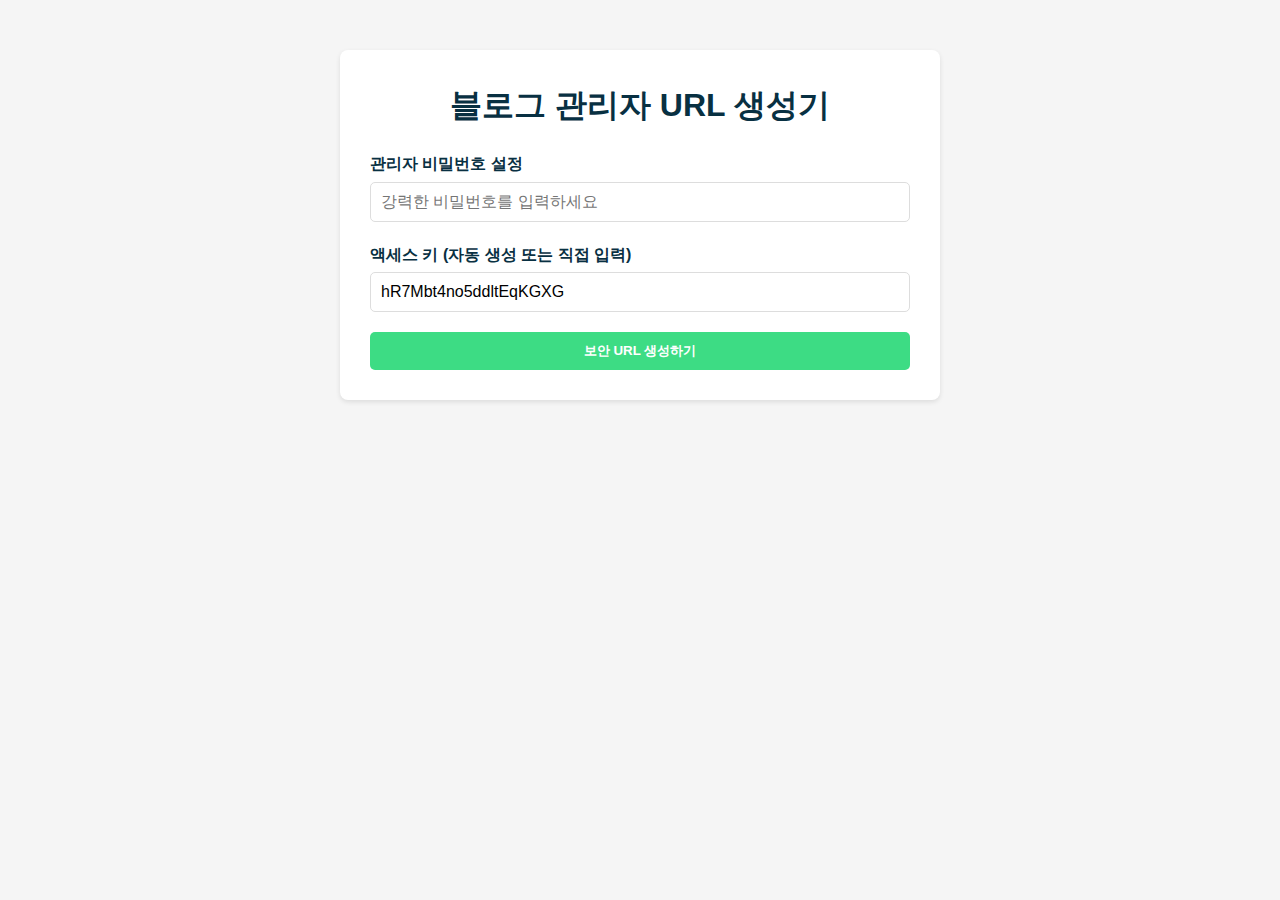
<file: blog/login-helper.html>
<!DOCTYPE html>
<html lang="ko">
<head>
    <meta charset="UTF-8">
    <meta name="viewport" content="width=device-width, initial-scale=1.0">
    <title>블로그 로그인 도우미</title>
    <style>
        :root {
            --primary-color: #3DDC84;
            --secondary-color: #083042;
            --light-gray: #f5f5f5;
            --dark-gray: #333;
            --box-shadow: 0 2px 5px rgba(0, 0, 0, 0.1);
        }

        * {
            margin: 0;
            padding: 0;
            box-sizing: border-box;
            font-family: 'Roboto', 'Noto Sans KR', sans-serif;
        }

        body {
            background-color: var(--light-gray);
            color: var(--dark-gray);
            line-height: 1.6;
        }

        .container {
            max-width: 600px;
            margin: 50px auto;
            padding: 30px;
            background-color: white;
            border-radius: 8px;
            box-shadow: var(--box-shadow);
        }

        h1 {
            color: var(--secondary-color);
            margin-bottom: 20px;
            text-align: center;
        }

        .form-group {
            margin-bottom: 20px;
        }

        label {
            display: block;
            margin-bottom: 5px;
            font-weight: bold;
            color: var(--secondary-color);
        }

        input {
            width: 100%;
            padding: 10px;
            border: 1px solid #ddd;
            border-radius: 5px;
            font-size: 1em;
        }

        button {
            background-color: var(--primary-color);
            color: white;
            border: none;
            padding: 10px 20px;
            border-radius: 5px;
            font-weight: bold;
            cursor: pointer;
            width: 100%;
        }

        .result {
            margin-top: 30px;
            padding: 15px;
            background-color: #f5f5f5;
            border-radius: 5px;
            display: none;
        }

        .result h2 {
            color: var(--secondary-color);
            margin-bottom: 10px;
            font-size: 1.2em;
        }

        .admin-url {
            word-break: break-all;
            padding: 10px;
            background-color: white;
            border: 1px solid #ddd;
            border-radius: 5px;
            margin-bottom: 15px;
        }

        .instructions {
            margin-top: 20px;
        }

        .instructions ol {
            padding-left: 20px;
        }

        .instructions li {
            margin-bottom: 10px;
        }

        .warning {
            color: #f44336;
            font-weight: bold;
            margin-top: 15px;
        }
    </style>
</head>
<body>
    <div class="container">
        <h1>블로그 관리자 URL 생성기</h1>
        
        <div class="form-group">
            <label for="password">관리자 비밀번호 설정</label>
            <input type="password" id="password" placeholder="강력한 비밀번호를 입력하세요">
        </div>
        
        <div class="form-group">
            <label for="access-key">액세스 키 (자동 생성 또는 직접 입력)</label>
            <input type="text" id="access-key" placeholder="랜덤 액세스 키">
        </div>
        
        <button id="generate-btn">보안 URL 생성하기</button>
        
        <div id="result" class="result">
            <h2>관리자 접근 URL</h2>
            <div id="admin-url" class="admin-url"></div>
            
            <h2>설정 코드</h2>
            <div id="config-code" class="admin-url"></div>
            
            <div class="instructions">
                <h2>사용 방법</h2>
                <ol>
                    <li><strong>설정 코드</strong>를 복사하여 <code>auth-config.js</code> 파일에 붙여넣기하세요.</li>
                    <li>보안 URL을 북마크에 저장하거나 안전한 곳에 기록해두세요.</li>
                    <li>웹 브라우저의 시크릿 탭/개인 브라우저 모드가 아닌 일반 브라우저에서 사용하세요.</li>
                </ol>
                <p class="warning">주의: 이 페이지와 생성된 정보는 로컬에서만 처리되며, 서버로 전송되지 않습니다. 보안을 위해 이 페이지는 사용 후 닫으세요.</p>
            </div>
        </div>
    </div>

    <script>
        // Generate a random string for access key
        function generateRandomString(length = 20) {
            const chars = 'ABCDEFGHIJKLMNOPQRSTUVWXYZabcdefghijklmnopqrstuvwxyz0123456789';
            let result = '';
            for (let i = 0; i < length; i++) {
                result += chars.charAt(Math.floor(Math.random() * chars.length));
            }
            return result;
        }
        
        // SHA-256 hash function
        async function sha256(message) {
            // Encode as UTF-8
            const msgBuffer = new TextEncoder().encode(message);
            // Hash the message
            const hashBuffer = await crypto.subtle.digest('SHA-256', msgBuffer);
            // Convert to hex string
            return Array.from(new Uint8Array(hashBuffer))
                .map(b => b.toString(16).padStart(2, '0'))
                .join('');
        }
        
        // Generate the admin URL
        function getAdminUrl(accessKey) {
            const baseUrl = window.location.origin + '/blog/admin.html';
            return `${baseUrl}?key=${accessKey}`;
        }
        
        // Generate config code
        async function generateConfigCode(password, accessKey) {
            const passwordHash = await sha256(password);
            
            return `// Admin authentication configuration
// This file should NOT be checked into version control

// Generate a secure access key (you would replace this with your own secure key)
export const ADMIN_CONFIG = {
  // This is a SHA-256 hash of the admin password 
  // (Do not include the actual password in this file)
  passwordHash: '${passwordHash}',
  
  // Admin access key - a random string
  accessKey: '${accessKey}'
};`;
        }
        
        // Initialize
        document.addEventListener('DOMContentLoaded', () => {
            // Generate random access key on load
            document.getElementById('access-key').value = generateRandomString();
            
            // Handle button click
            document.getElementById('generate-btn').addEventListener('click', async () => {
                const password = document.getElementById('password').value;
                let accessKey = document.getElementById('access-key').value;
                
                if (!password) {
                    alert('비밀번호를 입력해주세요.');
                    return;
                }
                
                if (!accessKey) {
                    accessKey = generateRandomString();
                    document.getElementById('access-key').value = accessKey;
                }
                
                // Generate admin URL and config code
                const adminUrl = getAdminUrl(accessKey);
                const configCode = await generateConfigCode(password, accessKey);
                
                // Show results
                document.getElementById('admin-url').textContent = adminUrl;
                document.getElementById('config-code').textContent = configCode;
                document.getElementById('result').style.display = 'block';
            });
        });
    </script>
</body>
</html>
</file>
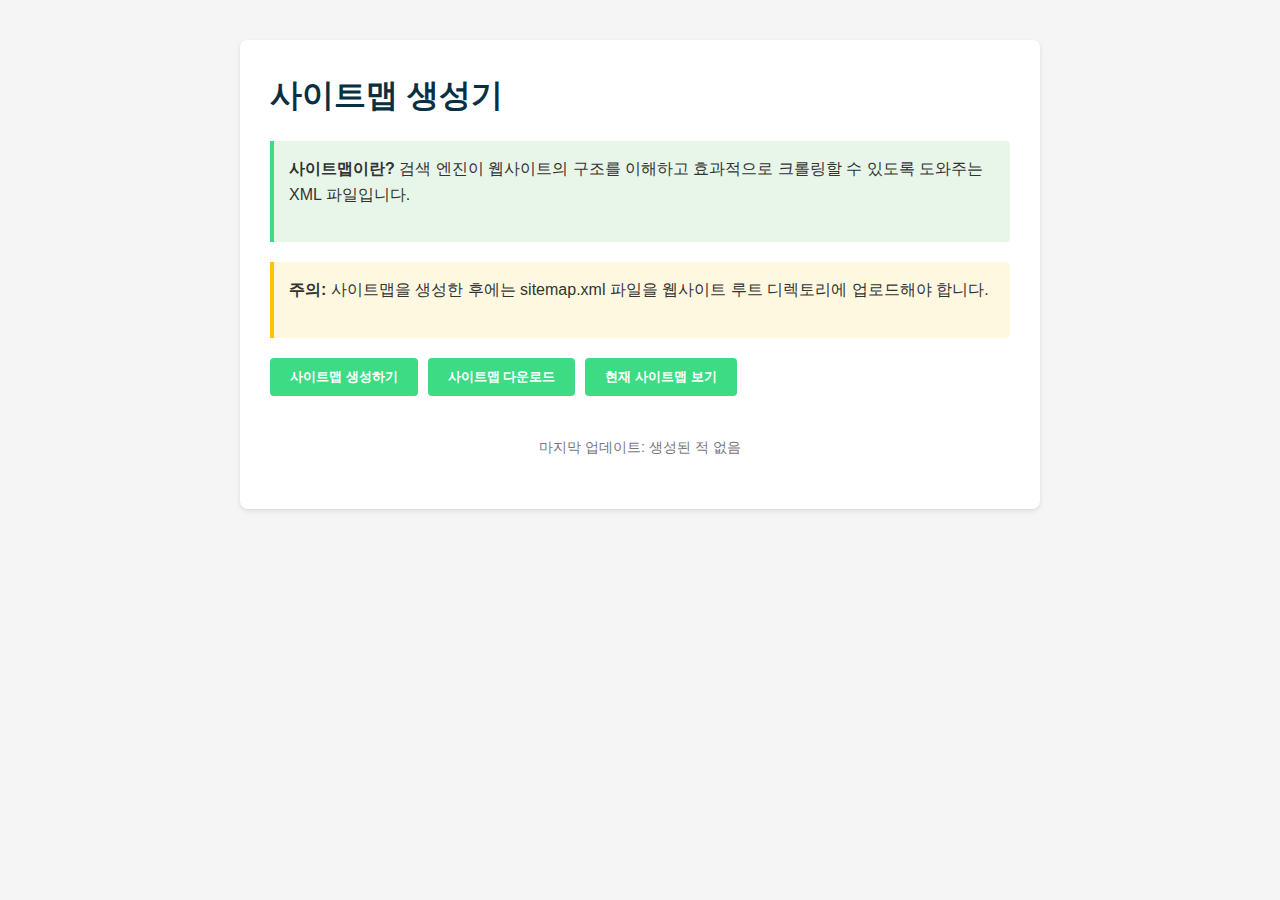
<file: blog/sitemap.html>
<!DOCTYPE html>
<html lang="ko">
<head>
    <meta charset="UTF-8">
    <meta name="viewport" content="width=device-width, initial-scale=1.0">
    <title>Sitemap Generator</title>
    <style>
        :root {
            --primary-color: #3DDC84;
            --secondary-color: #083042;
            --light-gray: #f5f5f5;
            --dark-gray: #333;
        }
        
        * {
            margin: 0;
            padding: 0;
            box-sizing: border-box;
            font-family: 'Roboto', 'Noto Sans KR', sans-serif;
        }
        
        body {
            background-color: var(--light-gray);
            color: var(--dark-gray);
            line-height: 1.6;
            padding: 20px;
        }
        
        .container {
            max-width: 800px;
            margin: 20px auto;
            background: white;
            padding: 30px;
            border-radius: 8px;
            box-shadow: 0 2px 5px rgba(0, 0, 0, 0.1);
        }
        
        h1 {
            color: var(--secondary-color);
            margin-bottom: 20px;
        }
        
        p {
            margin-bottom: 20px;
        }
        
        .info-box {
            background-color: #e8f5e9;
            border-left: 4px solid var(--primary-color);
            padding: 15px;
            margin-bottom: 20px;
            border-radius: 0 4px 4px 0;
        }
        
        .warning-box {
            background-color: #fff8e1;
            border-left: 4px solid #ffc107;
            padding: 15px;
            margin-bottom: 20px;
            border-radius: 0 4px 4px 0;
        }
        
        button {
            background-color: var(--primary-color);
            color: white;
            border: none;
            padding: 10px 20px;
            border-radius: 4px;
            cursor: pointer;
            font-weight: bold;
            margin-right: 10px;
            margin-bottom: 10px;
        }
        
        button:hover {
            background-color: #2cba6a;
        }
        
        textarea {
            width: 100%;
            height: 300px;
            padding: 15px;
            border: 1px solid #ddd;
            border-radius: 4px;
            font-family: monospace;
            margin-bottom: 20px;
            resize: vertical;
        }
        
        .status {
            margin-top: 20px;
            padding: 15px;
            border-radius: 4px;
        }
        
        .success {
            background-color: #d4edda;
            color: #155724;
        }
        
        .error {
            background-color: #f8d7da;
            color: #721c24;
        }
        
        .actions {
            display: flex;
            flex-wrap: wrap;
            margin-bottom: 20px;
        }
        
        footer {
            margin-top: 30px;
            text-align: center;
            font-size: 0.9em;
            color: #777;
        }
    </style>
</head>
<body>
    <div class="container">
        <h1>사이트맵 생성기</h1>
        
        <div class="info-box">
            <p><strong>사이트맵이란?</strong> 검색 엔진이 웹사이트의 구조를 이해하고 효과적으로 크롤링할 수 있도록 도와주는 XML 파일입니다.</p>
        </div>
        
        <div class="warning-box">
            <p><strong>주의:</strong> 사이트맵을 생성한 후에는 <code>sitemap.xml</code> 파일을 웹사이트 루트 디렉토리에 업로드해야 합니다.</p>
        </div>
        
        <div class="actions">
            <button id="generate-btn">사이트맵 생성하기</button>
            <button id="download-btn">사이트맵 다운로드</button>
            <button id="view-btn">현재 사이트맵 보기</button>
        </div>
        
        <div id="status" class="status" style="display:none;"></div>
        
        <textarea id="sitemap-content" placeholder="사이트맵 내용이 여기에 표시됩니다..." style="display:none;"></textarea>
        
        <footer>
            <p>마지막 업데이트: <span id="last-updated">생성된 적 없음</span></p>
        </footer>
    </div>

    <script type="module">
        import { updateSitemap, downloadSitemap, getSitemapContent } from './js/sitemap.js';
        
        document.addEventListener('DOMContentLoaded', function() {
            const generateBtn = document.getElementById('generate-btn');
            const downloadBtn = document.getElementById('download-btn');
            const viewBtn = document.getElementById('view-btn');
            const sitemapContent = document.getElementById('sitemap-content');
            const statusEl = document.getElementById('status');
            const lastUpdatedEl = document.getElementById('last-updated');
            
            // Check last updated timestamp
            const lastUpdated = localStorage.getItem('sitemap_updated');
            if (lastUpdated) {
                lastUpdatedEl.textContent = new Date(lastUpdated).toLocaleString();
            }
            
            // Generate sitemap
            generateBtn.addEventListener('click', async function() {
                statusEl.style.display = 'block';
                statusEl.className = 'status';
                statusEl.textContent = '사이트맵 생성 중...';
                
                try {
                    const success = await updateSitemap();
                    if (success) {
                        statusEl.className = 'status success';
                        statusEl.textContent = '사이트맵이 성공적으로 생성되었습니다.';
                        lastUpdatedEl.textContent = new Date().toLocaleString();
                    } else {
                        statusEl.className = 'status error';
                        statusEl.textContent = '사이트맵 생성 중 오류가 발생했습니다.';
                    }
                } catch (error) {
                    statusEl.className = 'status error';
                    statusEl.textContent = `오류: ${error.message}`;
                }
            });
            
            // Download sitemap
            downloadBtn.addEventListener('click', async function() {
                try {
                    await downloadSitemap();
                } catch (error) {
                    statusEl.style.display = 'block';
                    statusEl.className = 'status error';
                    statusEl.textContent = `다운로드 오류: ${error.message}`;
                }
            });
            
            // View current sitemap
            viewBtn.addEventListener('click', function() {
                const content = getSitemapContent();
                sitemapContent.value = content;
                sitemapContent.style.display = 'block';
            });
        });
    </script>
</body>
</html>
</file>
